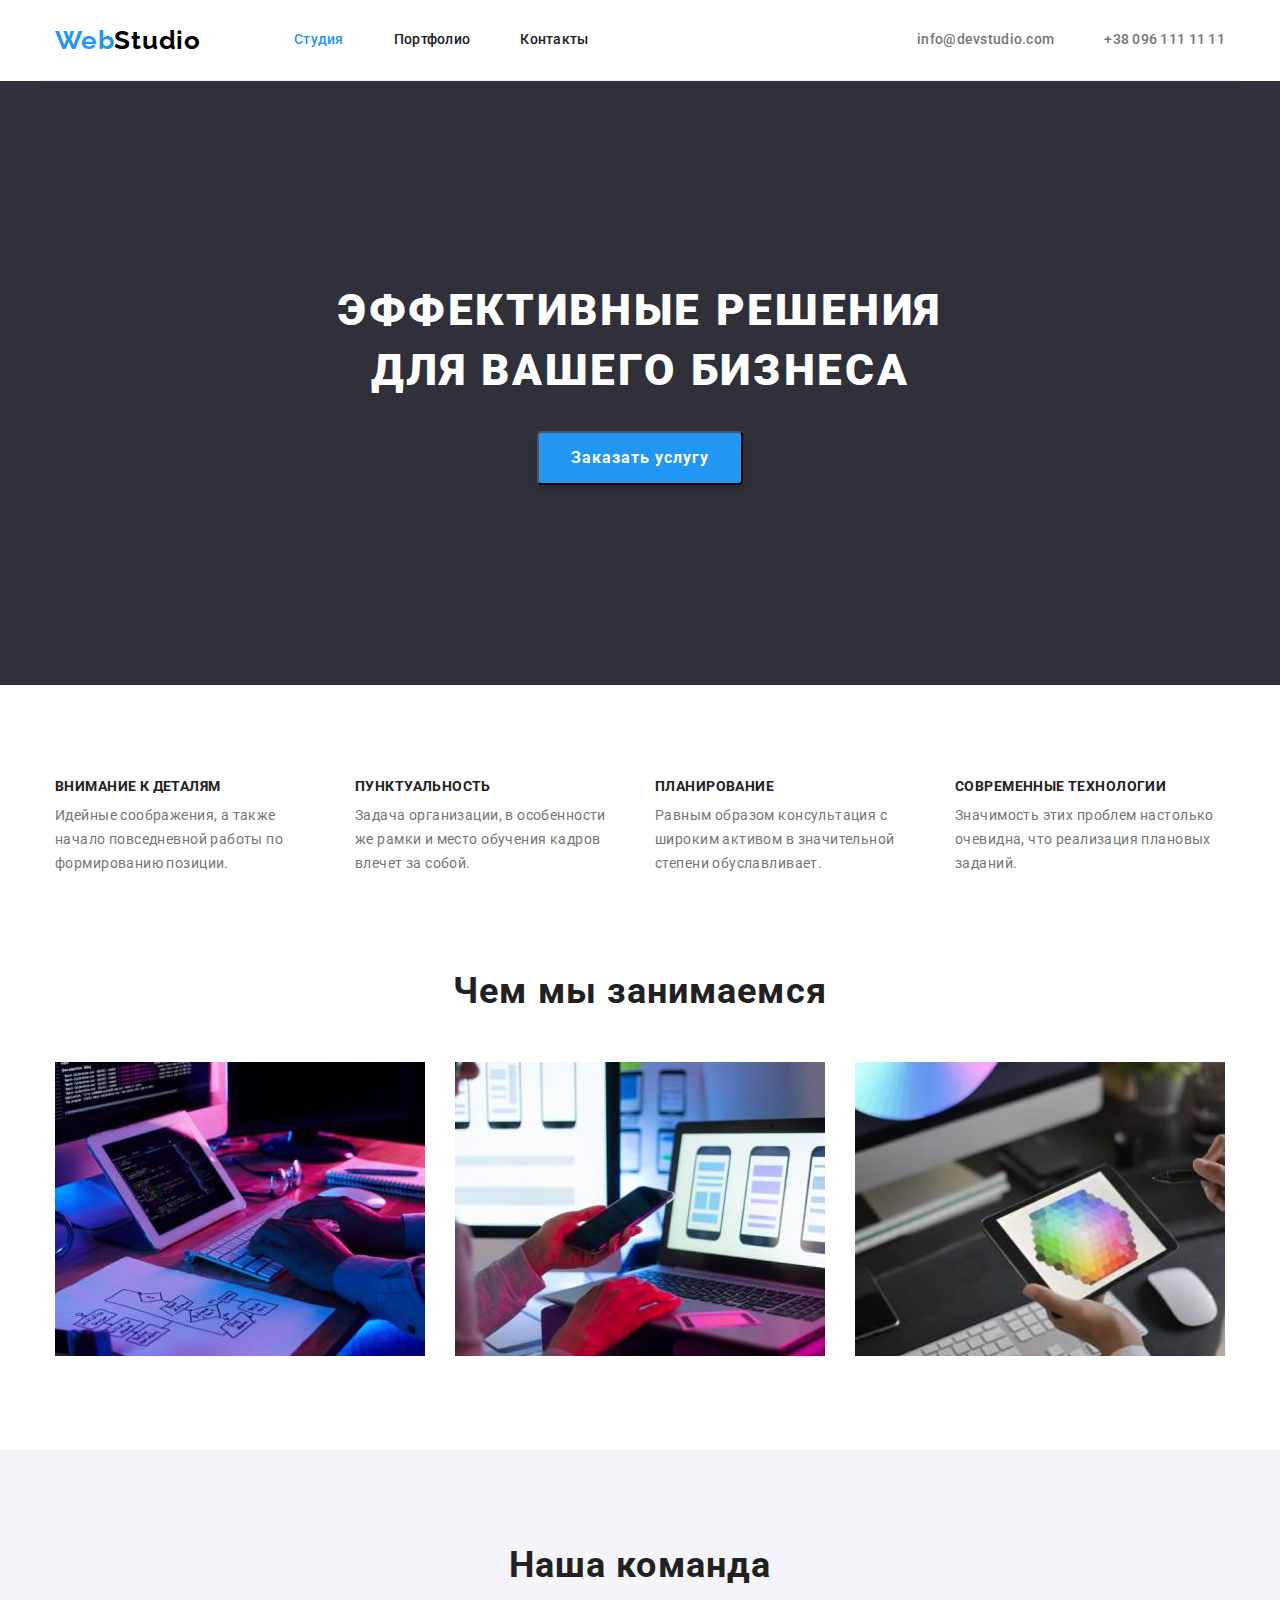
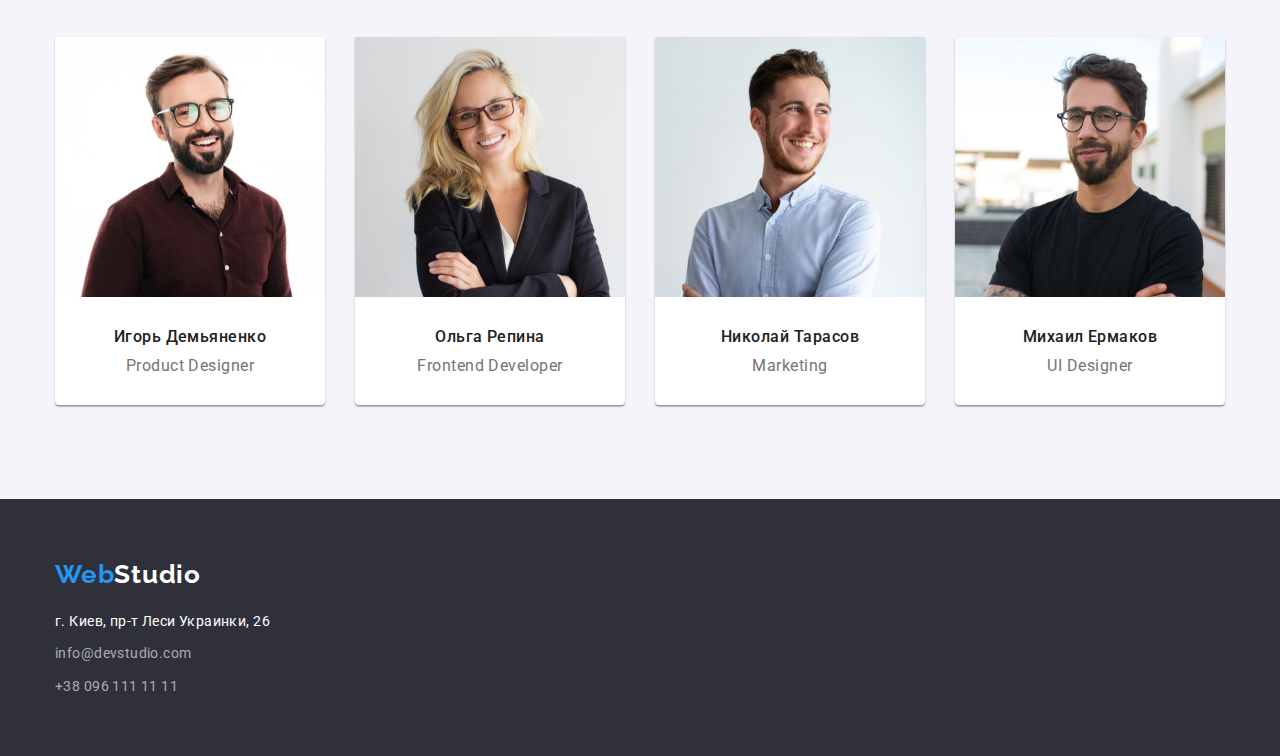
<file: index.html>
<!DOCTYPE html>
<html lang="ru">
  <head>
    <meta charset="UTF-8" />
    <meta name="viewport" content="width=device-width, initial-scale=1.0" />
    <title>Студия</title>
    <link
      href="https://fonts.googleapis.com/css2?family=Raleway:wght@700&family=Roboto:wght@400;500;700;900&display=swap"
      rel="stylesheet"
    />
    <link
      rel="stylesheet"
      href="https://cdnjs.cloudflare.com/ajax/libs/modern-normalize/1.1.0/modern-normalize.min.css"
    />
    <link rel="stylesheet" href="./css/styles.css" />
  </head>
  <body>
    <!-- Header -->
    <header>
      <div class="header-conteiner container">
        <!-- Main navigation -->
        <nav class="nav">
          <a class="nav-logo" href="./index.html">
            <span class="accent">Web</span>Studio
          </a>
          <ul class="nav-list">
            <li class="item">
              <a class="link current" href="./index.html">Студия</a>
            </li>
            <li class="item">
              <a class="link" href="./portfolio.html">Портфолио</a>
            </li>
            <li class="item">
              <a class="link" href="#">Контакты</a>
            </li>
          </ul>
        </nav>

        <!-- List of contacts -->
        <ul class="contacts-header">
          <li class="item">
            <a class="link" href="mailto:info@devstudio.com"
              >info@devstudio.com</a
            >
          </li>
          <li class="item">
            <a class="link" href="tel:+380961111111">+38 096 111 11 11</a>
          </li>
        </ul>
      </div>
    </header>

    <!-- Main -->
    <main>
      <!--  Hero section -->
      <section class="hero">
        <div class="container">
          <h1 class="hero-title">
            Эффективные решения <br />
            для вашего бизнеса
          </h1>
          <button class="hero-button" type="button">Заказать услугу</button>
        </div>
      </section>

      <!-- Advantages section -->
      <section class="advantages section">
        <h2 class="advantages-title">Преимущества</h2>

        <!-- Advantages list -->
        <ul class="advantages-list container">
          <li class="item">
            <h3 class="title">Внимание к деталям</h3>
            <p class="text">
              Идейные соображения, а также начало повседневной работы по
              формированию позиции.
            </p>
          </li>
          <li class="item">
            <h3 class="title">Пунктуальность</h3>
            <p class="text">
              Задача организации, в особенности же рамки и место обучения кадров
              влечет за собой.
            </p>
          </li>
          <li class="item">
            <h3 class="title">Планирование</h3>
            <p class="text">
              Равным образом консультация с широким активом в значительной
              степени обуславливает.
            </p>
          </li>
          <li class="item">
            <h3 class="title">Современные технологии</h3>
            <p class="text">
              Значимость этих проблем настолько очевидна, что реализация
              плановых заданий.
            </p>
          </li>
        </ul>
      </section>

      <!-- Services section-->
      <section class="services section">
        <div class="container">
          <h2 class="services-title">Чем мы занимаемся</h2>

          <!-- Services list -->
          <ul class="services-list">
            <li class="item">
              <img
                class="item-img"
                src="./images/box-1.jpg"
                alt="Процесс разработки сайта"
                width="370"
              />
            </li>
            <li class="item">
              <img
                class="item-img"
                src="./images/box-2.jpg"
                alt="Процесс разработки мобильного приложения"
                width="370"
              />
            </li>
            <li class="item">
              <img
                class="item-img"
                src="./images/box-3.jpg"
                alt="Процесс разработки дизайна"
                width="370"
              />
            </li>
          </ul>
        </div>
      </section>

      <!-- Team section -->
      <section class="team section">
        <div class="container">
          <h2 class="team-title">Наша команда</h2>

          <!-- Team list -->
          <ul class="team-list">
            <li class="item">
              <img
                class="item-img"
                src="./images/team-1.jpg"
                alt="Фотография сотрудника"
                width="270"
              />
              <div class="content">
                <h3 class="item-title">Игорь Демьяненко</h3>
                <p class="item-text">Product Designer</p>
              </div>
            </li>
            <li class="item">
              <img
                class="item-img"
                src="./images/team-2.jpg"
                alt="Фотография сотрудника"
                width="270"
              />
              <div class="content">
                <h3 class="item-title">Ольга Репина</h3>
                <p class="item-text">Frontend Developer</p>
              </div>
            </li>
            <li class="item">
              <img
                class="item-img"
                src="./images/team-3.jpg"
                alt="Фотография сотрудника"
                width="270"
              />
              <div class="content">
                <h3 class="item-title">Николай Тарасов</h3>
                <p class="item-text">Marketing</p>
              </div>
            </li>
            <li class="item">
              <img
                class="item-img"
                src="./images/team-4.jpg"
                alt="Фотография сотрудника"
                width="270"
              />
              <div class="content">
                <h3 class="item-title">Михаил Ермаков</h3>
                <p class="item-text">UI Designer</p>
              </div>
            </li>
          </ul>
        </div>
      </section>
    </main>

    <!-- Footer -->
    <footer class="footer-container">
      <div class="container">
        <!-- Logo -->
        <a class="footer-logo" href="./index.html">
          <span class="accent">Web</span>Studio
        </a>

        <!-- Contacts footer -->
        <address>
          <p class="address-footer">г. Киев, пр-т Леси Украинки, 26</p>
          <ul class="contacts-footer">
            <li class="item">
              <a class="link" href="mailto:info@devstudio.com"
                >info@devstudio.com</a
              >
            </li>
            <li class="item">
              <a class="link" href="tel:+380961111111">+38 096 111 11 11</a>
            </li>
          </ul>
        </address>
      </div>
    </footer>
  </body>
</html>
</file>
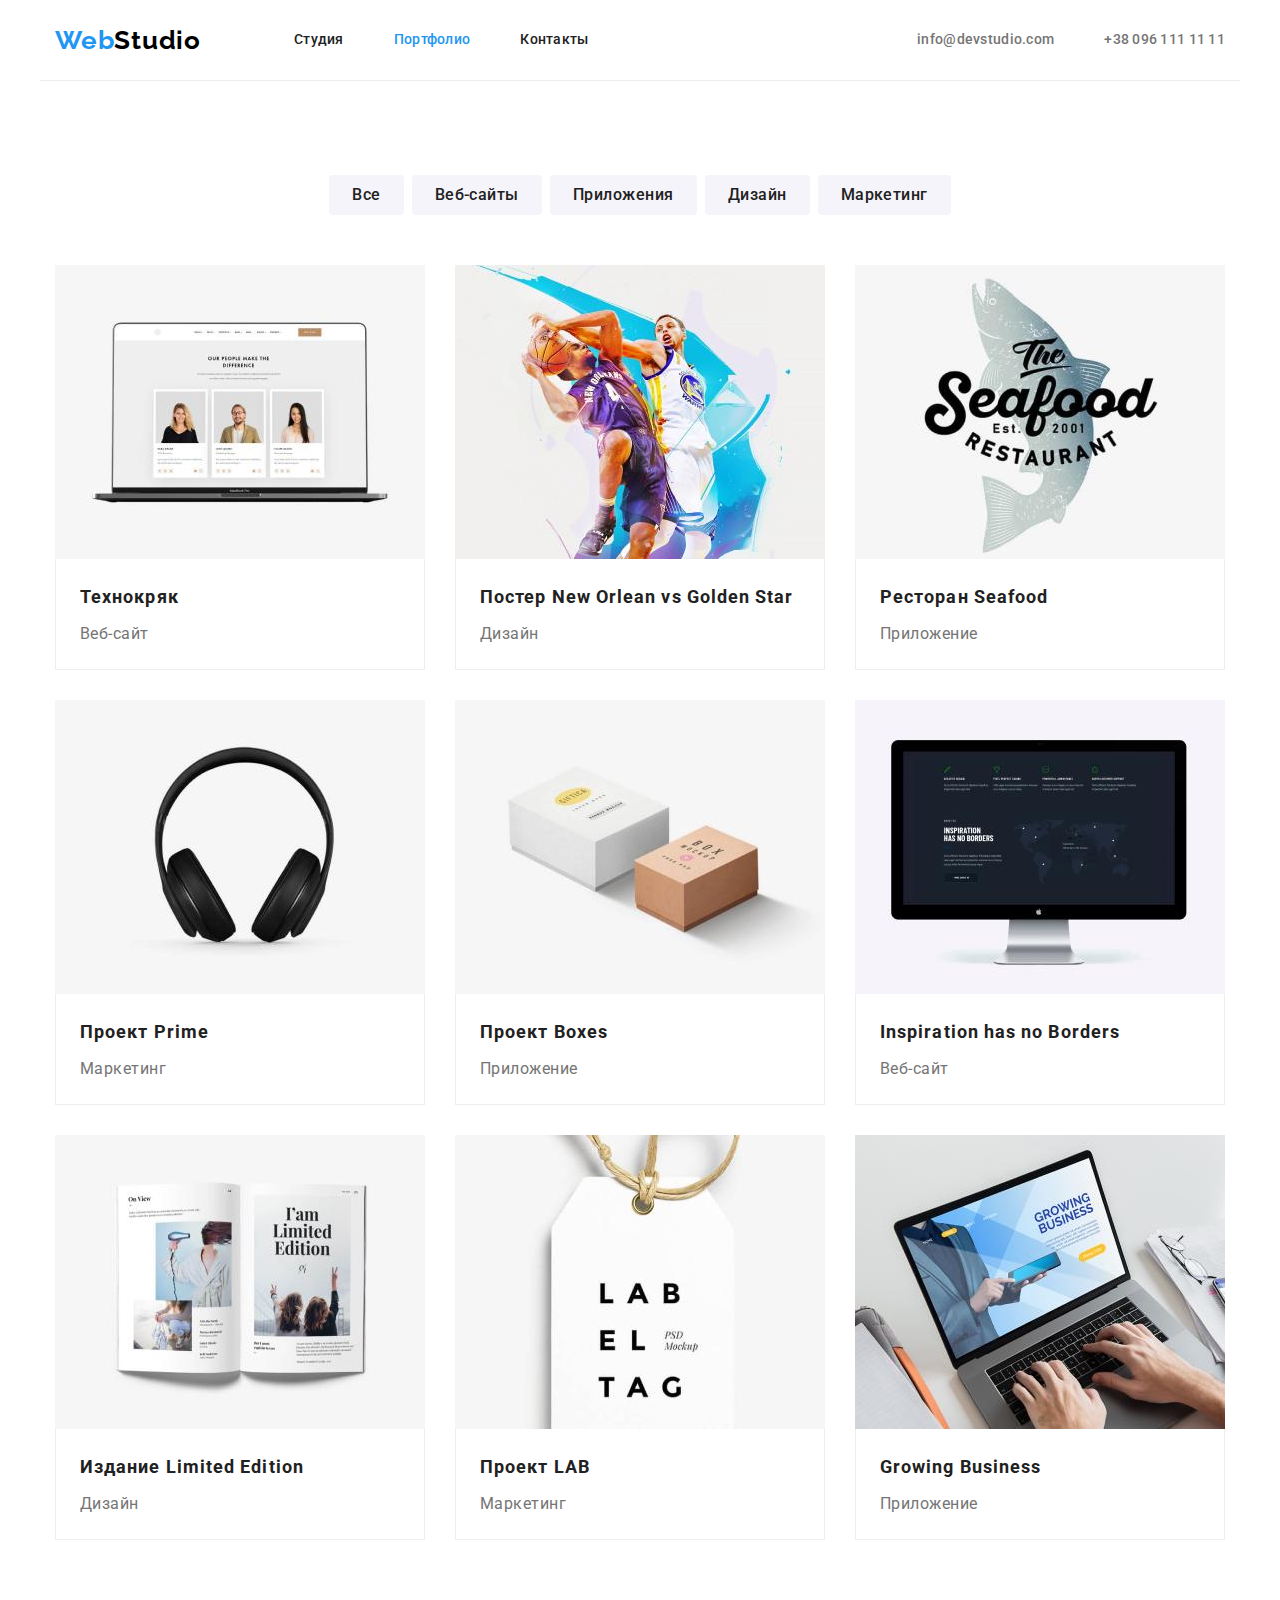
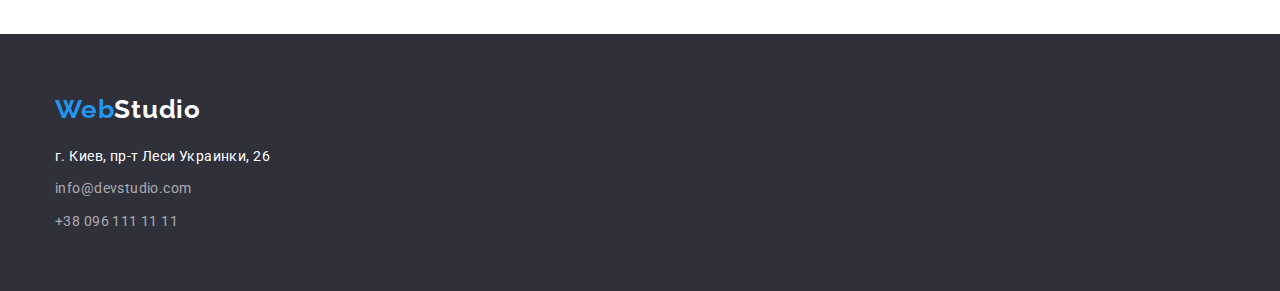
<file: portfolio.html>
<!DOCTYPE html>
<html lang="ru">
  <head>
    <meta charset="UTF-8" />
    <meta name="viewport" content="width=device-width, initial-scale=1.0" />
    <title>Портфолио</title>
    <link
      href="https://fonts.googleapis.com/css2?family=Raleway:wght@700&family=Roboto:wght@400;500;700&display=swap"
      rel="stylesheet"
    />
    <link
      rel="stylesheet"
      href="https://cdnjs.cloudflare.com/ajax/libs/modern-normalize/1.1.0/modern-normalize.min.css"
    />
    <link rel="stylesheet" href="./css/styles.css" />
  </head>
  <body>
    <!-- Header -->
    <header>
      <div class="header-conteiner container">
        <!-- Main navigation -->
        <nav class="nav">
          <a class="nav-logo" href="./index.html">
            <span class="accent">Web</span>Studio
          </a>
          <ul class="nav-list">
            <li class="item">
              <a class="link" href="./index.html">Студия</a>
            </li>
            <li class="item">
              <a class="link current" href="./portfolio.html">Портфолио</a>
            </li>
            <li class="item">
              <a class="link" href="#">Контакты</a>
            </li>
          </ul>
        </nav>

        <!-- List of contacts -->
        <ul class="contacts-header">
          <li class="item">
            <a class="link" href="mailto:info@devstudio.com"
              >info@devstudio.com</a
            >
          </li>
          <li class="item">
            <a class="link" href="tel:+380961111111">+38 096 111 11 11</a>
          </li>
        </ul>
      </div>
    </header>

    <!-- Main -->
    <main>
      <!-- Main section -->
      <section class="portfolio section">
        <div class="container">
          <h1 class="portfolio-title">Портфолио</h1>

          <!-- Filter list -->
          <ul class="filter-list">
            <li class="item">
              <button class="button" type="button">Все</button>
            </li>
            <li class="item">
              <button class="button" type="button">Веб-сайты</button>
            </li>
            <li class="item">
              <button class="button" type="button">Приложения</button>
            </li>
            <li class="item">
              <button class="button" type="button">Дизайн</button>
            </li>
            <li class="item">
              <button class="button" type="button">Маркетинг</button>
            </li>
          </ul>

          <!-- Works list -->
          <ul class="works-list">
            <li class="item">
              <a class="link" href="#">
                <img
                  class="img"
                  src="./images/project-1.jpg"
                  alt="Ноутбук с изображением сайта"
                  width="370"
                />
                <div class="content">
                  <h3 class="title">Технокряк</h3>
                  <p class="text">Веб-сайт</p>
                </div>
              </a>
            </li>
            <li class="item">
              <a class="link" href="#">
                <img
                  class="img"
                  src="./images/project-2.jpg"
                  alt="Постер New Orlean vs Golden Star"
                  width="370"
                />
                <div class="content">
                  <h3 class="title">Постер New Orlean vs Golden Star</h3>
                  <p class="text">Дизайн</p>
                </div>
              </a>
            </li>
            <li class="item">
              <a class="link" href="#">
                <img
                  class="img"
                  src="./images/project-3.jpg"
                  alt=" Логотип ресторана Seafood"
                  width="370"
                />
                <div class="content">
                  <h3 class="title">Ресторан Seafood</h3>
                  <p class="text">Приложение</p>
                </div>
              </a>
            </li>
            <li class="item">
              <a class="link" href="#">
                <img
                  class="img"
                  src="./images/project-4.jpg"
                  alt="Наушники"
                  width="370"
                />
                <div class="content">
                  <h3 class="title">Проект Prime</h3>
                  <p class="text">Маркетинг</p>
                </div>
              </a>
            </li>
            <li class="item">
              <a class="link" href="#">
                <img
                  class="img"
                  class="img"
                  src="./images/project-5.jpg"
                  alt="Две разноцветные коробки"
                  width="370"
                />
                <div class="content">
                  <h3 class="title">Проект Boxes</h3>
                  <p class="text">Приложение</p>
                </div>
              </a>
            </li>
            <li class="item">
              <a class="link" href="#">
                <img
                  class="img"
                  src="./images/project-6.jpg"
                  alt="Монитор с изображением сайта"
                  width="370"
                />
                <div class="content">
                  <h3 class="title">Inspiration has no Borders</h3>
                  <p class="text">Веб-сайт</p>
                </div>
              </a>
            </li>
            <li class="item">
              <a class="link" href="#">
                <img
                  class="img"
                  src="./images/project-7.jpg"
                  alt="Журнал с картинками"
                  width="370"
                />
                <div class="content">
                  <h3 class="title">Издание Limited Edition</h3>
                  <p class="text">Дизайн</p>
                </div>
              </a>
            </li>
            <li class="item">
              <a class="link" href="#">
                <img
                  class="img"
                  src="./images/project-8.jpg"
                  alt="Подвеска с надписью"
                  width="370"
                />
                <div class="content">
                  <h3 class="title">Проект LAB</h3>
                  <p class="text">Маркетинг</p>
                </div>
              </a>
            </li>
            <li class="item">
              <a class="link" href="#">
                <img
                  class="img"
                  src="./images/project-9.jpg"
                  alt="Ноутбук с изображением приложения"
                  width="370"
                />
                <div class="content">
                  <h3 class="title">Growing Business</h3>
                  <p class="text">Приложение</p>
                </div>
              </a>
            </li>
          </ul>
        </div>
      </section>
    </main>

    <!-- Footer -->
    <footer class="footer-container">
      <div class="container">
        <!-- Logo -->
        <a class="footer-logo" href="./index.html">
          <span class="accent">Web</span>Studio
        </a>

        <!-- Contacts footer -->
        <address>
          <p class="address-footer">г. Киев, пр-т Леси Украинки, 26</p>
          <ul class="contacts-footer">
            <li class="item">
              <a class="link" href="mailto:info@devstudio.com"
                >info@devstudio.com</a
              >
            </li>
            <li class="item">
              <a class="link" href="tel:+380961111111">+38 096 111 11 11</a>
            </li>
          </ul>
        </address>
      </div>
    </footer>
  </body>
</html>
</file>
<file: css/styles.css>
/* Common styles */

:root {
  --primary-text-color: #757575;
  --title-text-color: #212121;
  --accent-color: #2196f3;
  --primary-white-color: #ffffff;
  --primary-black-color: #000000;
  --secondary-white-color: rgba(255, 255, 255, 0.6);
  --secondary-bg-color: #2f303a;
  --third-bg-color: #f5f4fa;
  --link-footer-color: rgba(255, 255, 255, 0.6);
  --border-bottom-colors: #ececec;
  --secondary-border-bottom-colors: #eeeeee;
}

body {
  color: var(--primary-text-color);
  background-color: var(--primary-white-color);

  font-family: 'Roboto', sans-serif;
}

h1,
h2,
h3,
h4,
h5,
h6,
p,
ul {
  padding: 0;
  margin: 0;
}

.section {
  padding-top: 94px;
  padding-bottom: 94px;
}

.container {
  width: 1200px;
  padding-left: 15px;
  padding-right: 15px;
  margin-left: auto;
  margin-right: auto;
}

/* Header */

.header-conteiner {
  display: flex;
  border-bottom: 1px solid var(--border-bottom-colors);
}

.nav {
  display: flex;
  align-items: center;
}

/* Logo */

.nav-logo {
  display: block;
  margin-right: 93px;

  color: var(--primary-black-color);
  font-family: 'Raleway', sans-serif;
  font-weight: 700;
  font-size: 26px;
  line-height: 1.19;
  letter-spacing: 0.03em;

  text-decoration: none;
}

.nav-logo .accent {
  color: var(--accent-color);
}

/* Main navigation list */

.nav-list {
  display: flex;
  list-style: none;
}

.nav-list .item:not(:last-child) {
  margin-right: 50px;
}

.nav-list .link {
  display: block;
  padding-top: 32px;
  padding-bottom: 32px;

  color: var(--title-text-color);
  font-weight: 500;
  font-size: 14px;
  line-height: 1.14;
  letter-spacing: 0.02em;

  text-decoration: none;
}

.nav-list .link:hover,
.nav-list .link:focus {
  color: var(--accent-color);
}

.nav-list .link.current {
  color: var(--accent-color);
}

/* Contacts list */

.contacts-header {
  display: flex;
  margin-left: auto;

  list-style: none;
}

.contacts-header .item:not(:last-child) {
  margin-right: 50px;
}

.contacts-header .link {
  display: block;
  padding-top: 32px;
  padding-bottom: 32px;

  color: var(--primary-text-color);
  font-weight: 500;
  font-size: 14px;
  line-height: 1.14;
  letter-spacing: 0.02em;

  text-decoration: none;
}

.contacts-header .link:hover,
.contacts-header .link:focus {
  color: var(--accent-color);
}

/* Footer */

.footer-container {
  padding-top: 60px;
  padding-bottom: 57px;
  background-color: var(--secondary-bg-color);
}

/* Logo */

.footer-logo {
  display: block;
  margin-bottom: 20px;

  color: var(--primary-white-color);
  font-family: 'Raleway', sans-serif;
  font-weight: 700;
  font-size: 26px;
  line-height: 1.19;
  letter-spacing: 0.03em;

  text-decoration: none;
}

.footer-logo .accent {
  color: var(--accent-color);
}

/* Contacts footer */

.address-footer {
  margin-bottom: 9px;

  color: var(--primary-white-color);
  font-style: normal;
  font-size: 14px;
  line-height: 1.71;
  letter-spacing: 0.03em;
}

.contacts-footer {
  list-style: none;
}

.contacts-footer .item:not(:last-child) {
  margin-bottom: 9px;
}

.contacts-footer .link {
  display: block;

  color: var(--link-footer-color);
  font-style: normal;
  font-size: 14px;
  line-height: 1.71;
  letter-spacing: 0.03em;

  text-decoration: none;
}

.contacts-footer .link:hover,
.contacts-footer .link:focus {
  color: var(--accent-color);
}

/* Studio page */

/* Hero section */

.hero {
  padding-top: 200px;
  padding-bottom: 200px;

  background-color: var(--secondary-bg-color);
  text-align: center;
}

.hero-title {
  margin-bottom: 30px;

  color: var(--primary-white-color);
  font-weight: 900;
  font-size: 44px;
  line-height: 1.36;
  letter-spacing: 0.06em;
  text-transform: uppercase;
}

.hero-button {
  padding: 10px 32px;

  color: var(--primary-white-color);
  background-color: var(--accent-color);
  box-shadow: 0px 4px 4px rgba(0, 0, 0, 0.15);
  border-radius: 4px;

  font-family: inherit;
  font-weight: 700;
  font-size: 16px;
  line-height: 1.87;
  letter-spacing: 0.06em;

  cursor: pointer;
}

/* Advantages section */

.advantages-title {
  /* Temporary style */
  font-size: 0;
}

.advantages-list {
  display: flex;
  list-style: none;
}

.advantages-list .item {
  width: 270px;
}

.advantages-list .item:not(:last-child) {
  margin-right: 30px;
}

.advantages-list .title {
  margin-bottom: 10px;

  color: var(--title-text-color);
  font-weight: 700;
  font-size: 14px;
  line-height: 1.14;
  letter-spacing: 0.03em;
  text-transform: uppercase;
}

.advantages-list .text {
  font-size: 14px;
  line-height: 1.71;
  letter-spacing: 0.03em;
}

/* Services section */

.services {
  padding-top: 0;
}

.services-list {
  display: flex;
  list-style: none;
}

.services-title {
  margin-bottom: 50px;

  color: var(--title-text-color);
  font-weight: 700;
  font-size: 36px;
  line-height: 1.17;
  text-align: center;
  letter-spacing: 0.03em;
}

.services-list .item:not(:last-child) {
  margin-right: 30px;
}
.services-list .item-img {
  display: block;
}

/* Team section */

.team {
  background-color: var(--third-bg-color);
}

.team-title {
  margin-bottom: 50px;

  color: var(--title-text-color);
  font-weight: 700;
  font-size: 36px;
  line-height: 1.17;
  text-align: center;
  letter-spacing: 0.03em;
}

.team-list {
  display: flex;
  list-style: none;
}

.team-list .item {
  border-radius: 0px 0px 4px 4px;

  background: var(--primary-white-color);
  box-shadow: 0px 1px 3px rgba(0, 0, 0, 0.12), 0px 1px 1px rgba(0, 0, 0, 0.14),
    0px 2px 1px rgba(0, 0, 0, 0.2);
}

.team-list .item:not(:last-child) {
  margin-right: 30px;
}

.team-list .item-img {
  display: block;
}

.team-list .content {
  padding-top: 30px;
  padding-bottom: 30px;

  text-align: center;
}

.team-list .item-title {
  margin-bottom: 10px;

  color: var(--title-text-color);
  font-weight: 500;
  font-size: 16px;
  line-height: 1.19;
  letter-spacing: 0.03em;
}

.team-list .item-text {
  font-size: 16px;
  line-height: 1.19;
  letter-spacing: 0.03em;
}

/* Portfolio page */

.portfolio-title {
  /* Temporary style */
  font-size: 0;
}

/* Filter list */

.filter-list {
  display: flex;
  justify-content: center;
  margin-bottom: 50px;

  list-style: none;
}

.filter-list .item:not(:last-child) {
  margin-right: 8px;
}

.filter-list .button {
  padding: 6px 22px;
  border-radius: 4px;
  border: 1px solid transparent;

  color: var(--title-text-color);
  background-color: var(--third-bg-color);

  font-family: inherit;
  font-weight: 500;
  font-size: 16px;
  line-height: 1.62;
  letter-spacing: 0.03em;

  cursor: pointer;
}

.filter-list .button:hover,
.filter-list .button:focus {
  color: var(--primary-white-color);
  background-color: var(--accent-color);
}

/* Works list */

.works-list {
  display: flex;
  flex-wrap: wrap;

  list-style: none;
}

.works-list .item {
  width: calc((100% - 60px) / 3);
}

.works-list .item:not(:nth-child(3n)) {
  margin-right: 30px;
}

.works-list .item:not(:nth-last-child(-n + 3)) {
  margin-bottom: 30px;
}

.works-list .link {
  display: block;
  color: var(--primary-text-color);
  text-decoration: none;
}

.works-list .img {
  display: block;
}

.works-list .content {
  padding: 20px 24px;
  border-right: 1px solid var(--secondary-border-bottom-colors);
  border-bottom: 1px solid var(--secondary-border-bottom-colors);
  border-left: 1px solid var(--secondary-border-bottom-colors);
}

.works-list .title {
  margin-bottom: 4px;

  color: var(--title-text-color);
  font-weight: 700;
  font-size: 18px;
  line-height: 2;
  letter-spacing: 0.06em;
}

.works-list .text {
  font-size: 16px;
  line-height: 1.87;
  letter-spacing: 0.03em;
}
</file>
